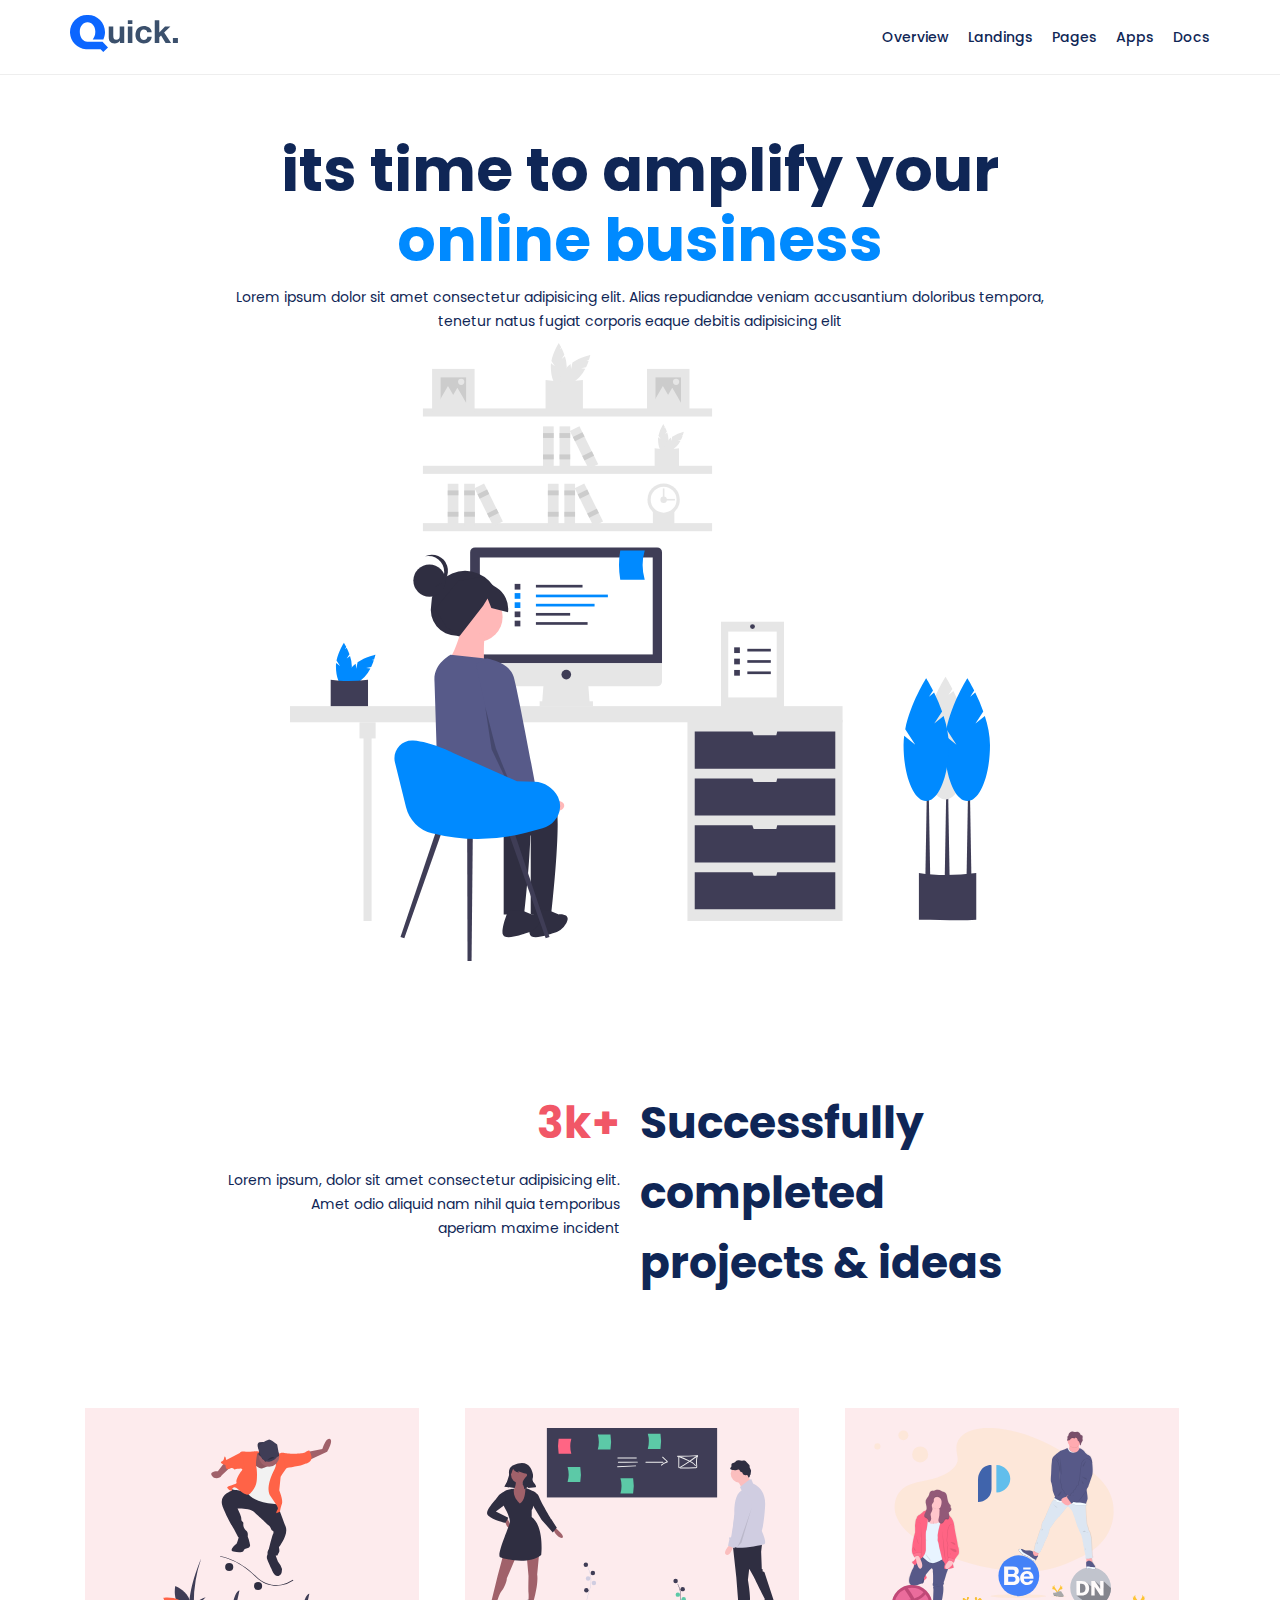
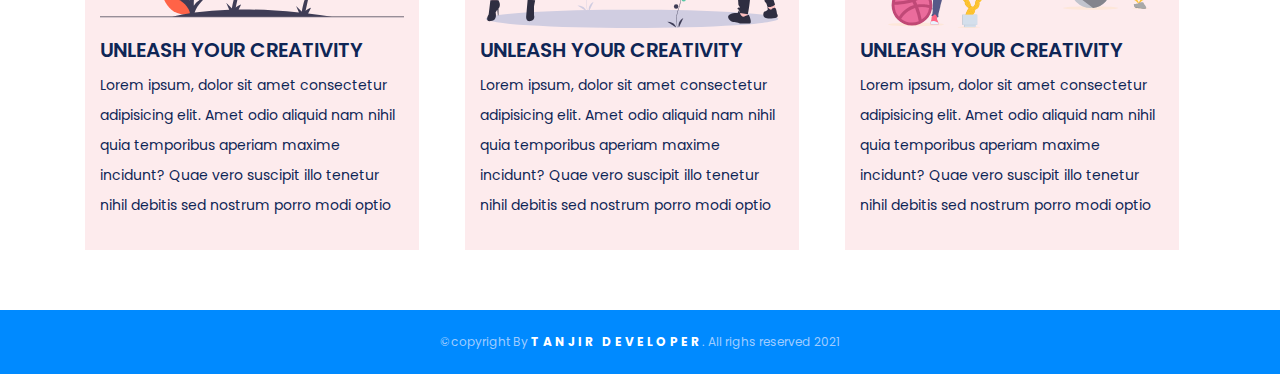
<file: index.html>
<!DOCTYPE html> 
	<html lang="en"> 
<head> 

	<meta charset="UTF-8"> 
	<meta http-equiv="X-UA-Compatible" content="IE=edge"> 
	<meta name="viewport" content="width=device-width, initial-scale=1.0"> 
	
	<!-- style.css linking here -->
	<link rel="stylesheet" href="css/style.css"> 
	<link href="https://fonts.googleapis.com/css2?family=Poppins:wght@100;200;300;400;500;600;700;800;900&display=swap" rel="stylesheet">
	   <title>Quick Landing Page</title> 
</head> 
	
<body>
	<!-- starting Header from here-->
<header class="header">
	<div class="container">
	  <div class="row">
		 <div class="col-6">
			 <a href="index.html">
				<img src="images/dark.svg" alt=""> 
			  </a>
		  
		   </div>


		 <div class="col-6">
			<ul class="menu">
				
            <li><a href="overview.html">overview</a></li>
            <li><a href="landing.html">landings</a></li>
            <li><a href="pages.html">pages</a></li>
            <li><a href="apps.html">apps</a></li>
            <li><a href="docs.html">docs</a></li>

			</ul>

			</div>


		</div>
	</div>
</header>
<!--Header End here-->


<!-- online section  start   from here-->

<section class="online-section">
<div class="container">
	  <div class="row">
	  	<div class="col-12">
          <h1> its time to amplify your <br> <span>online business </span> </h1>
            <p>Lorem ipsum dolor sit amet consectetur adipisicing elit. Alias repudiandae veniam accusantium doloribus tempora,<br> tenetur natus fugiat corporis eaque debitis adipisicing elit</p>

            <img src="images/picture.svg"alt=""width="700px">

</div>
</div>
</div>
</section>
<!-- online section end from here-->


<!-- Success section  start   from here-->
<section class="success-section">
	<div class="container">
		<div class="row">
			<div class="col-6">
			
        <h1 class="title">3k+</h1>

         <p class="desc"> Lorem ipsum, dolor sit amet consectetur adipisicing elit.<br> Amet odio aliquid nam nihil quia temporibus <br>aperiam maxime incident</p>
     </div>
			
			<div class="col-6">
				<h1 class="right-title">Successfully <br>completed <br>projects & ideas</h1>

			</div>
    </div>
	</div>
	</section>
<!-- Success section  end from here-->

<!-- feature section  start from here-->

<section class="feature-section">
	<div class="container">
		<div class="row">
			<div class="col-4">
				<div class="inner-feature">
					<img src="images/image003.svg">
					<h5>unleash your creativity</h5>
					<p>Lorem ipsum, dolor sit amet consectetur adipisicing elit. Amet odio aliquid nam nihil quia temporibus aperiam maxime incidunt? Quae vero suscipit illo tenetur nihil debitis sed nostrum porro modi optio </p>
				</div>
				
			</div>




			<div class="col-4">
				<div class="inner-feature">
					<img src="images/image004.svg">
					<h5>unleash your creativity</h5>
					<p>Lorem ipsum, dolor sit amet consectetur adipisicing elit. Amet odio aliquid nam nihil quia temporibus aperiam maxime incidunt? Quae vero suscipit illo tenetur nihil debitis sed nostrum porro modi optio </p>
				</div>
				
			</div>

     <div class="col-4">
				<div class="inner-feature">
					<img src="images/image005.svg">
					<h5>unleash your creativity</h5>
					<p>Lorem ipsum, dolor sit amet consectetur adipisicing elit. Amet odio aliquid nam nihil quia temporibus aperiam maxime incidunt? Quae vero suscipit illo tenetur nihil debitis sed nostrum porro modi optio </p>
				</div>
				
			  </div>
      </div>
	  </div>

  </section>

<!-- feature-section  start from here-->

<!-- footer-section  start from here-->

<footer class="footer-section">
<div class="container">
		<div class="row">
			<div class="col-12">
				<p>&copy;copyright By <a href="#">Tanjir Developer</a>. All righs reserved 2021</p>

		</div>
    </div>
	</div>
</footer>

<!-- footer-section  End from here-->

<h1></h1>

<header></header>
</body> 

</html>
</file>
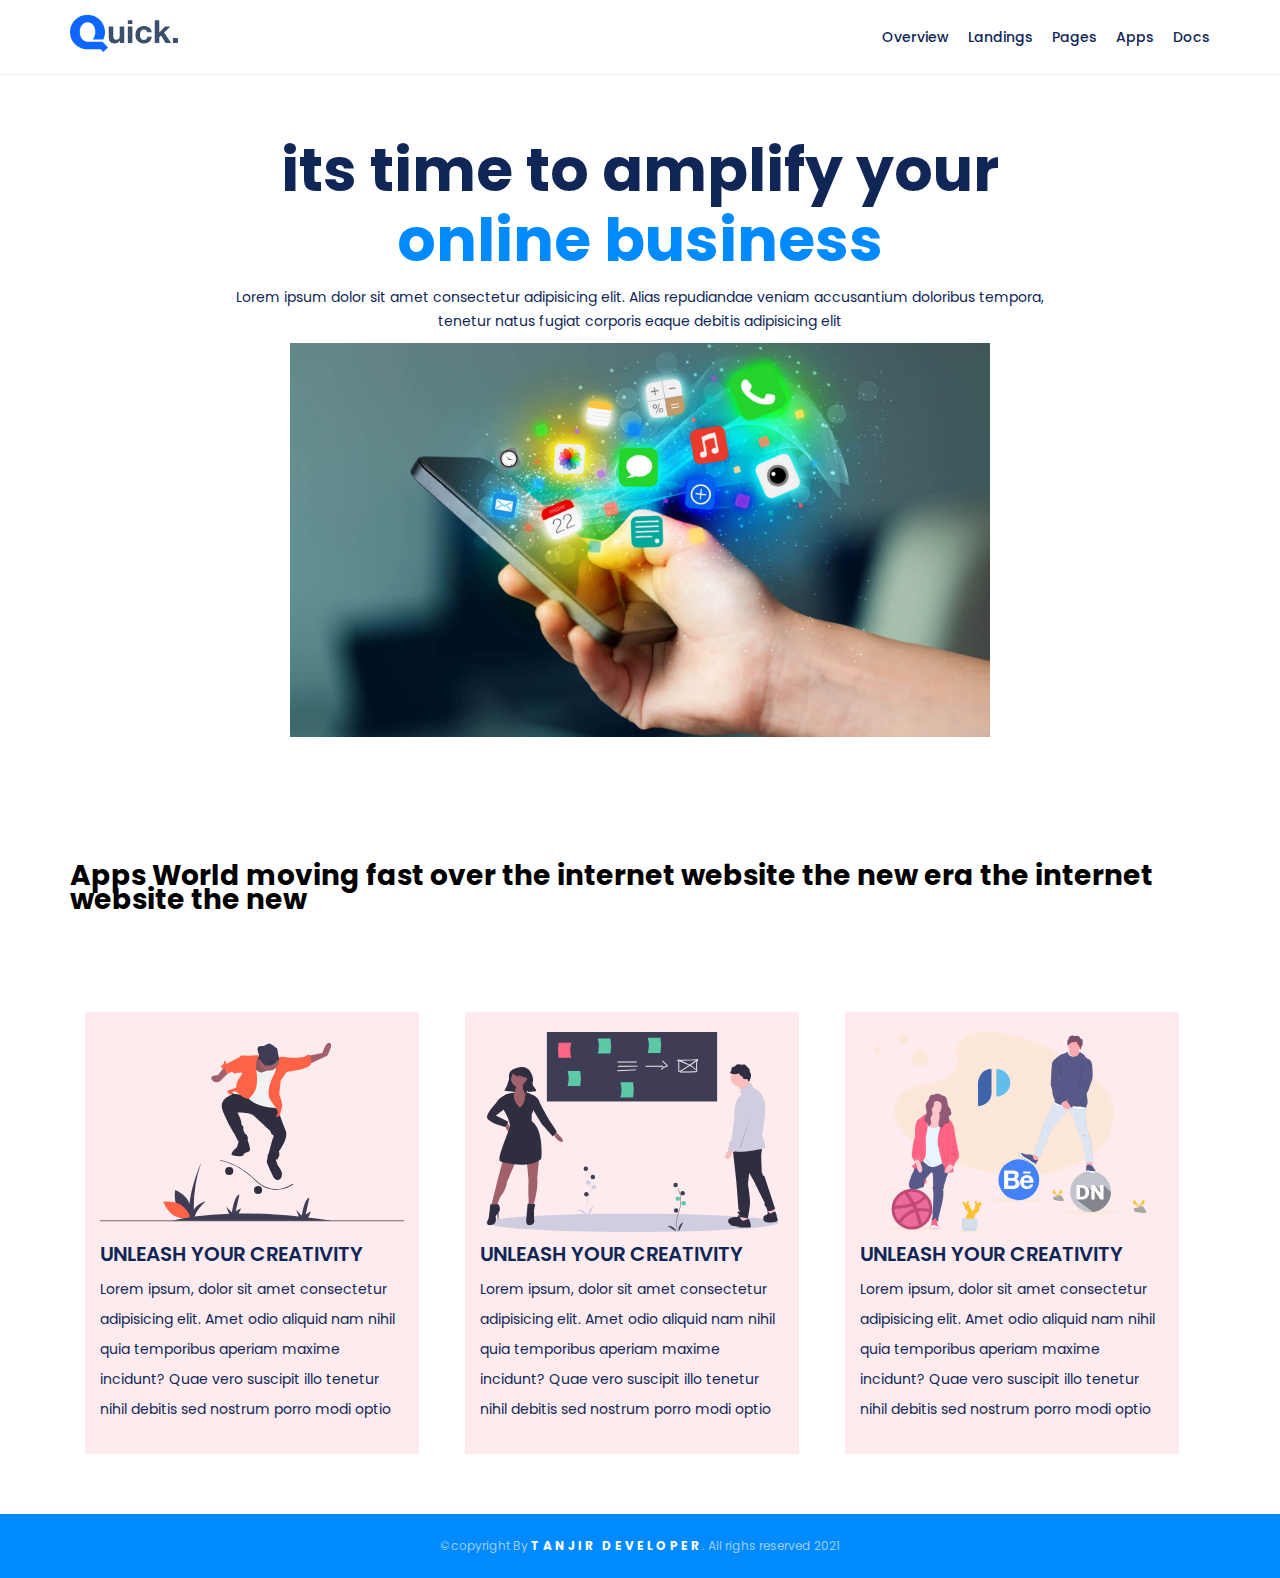
<file: Apps.html>
<!DOCTYPE html> 
	<html lang="en"> 
<head> 

	<meta charset="UTF-8"> 
	<meta http-equiv="X-UA-Compatible" content="IE=edge"> 
	<meta name="viewport" content="width=device-width, initial-scale=1.0"> 
	
	<!-- style.css linking here -->
	<link rel="stylesheet" href="css/style.css"> 
	<link href="https://fonts.googleapis.com/css2?family=Poppins:wght@100;200;300;400;500;600;700;800;900&display=swap" rel="stylesheet">
	   <title>Quick Landing Page</title> 
</head> 
	
<body>
	<!-- starting Header from here-->
<header class="header">
	<div class="container">
	  <div class="row">
		 <div class="col-6">
			 <a href="index.html">
				<img src="images/dark.svg" alt=""> 
			  </a>
		  
		   </div>


		 <div class="col-6">
			<ul class="menu">
				
            <li><a href="overview.html">overview</a></li>
            <li><a href="landing.html">landings</a></li>
            <li><a href="pages.html">pages</a></li>
            <li><a href="apps.html">apps</a></li>
            <li><a href="docs.html">docs</a></li>

			</ul>

			</div>


		</div>
	</div>
</header>
<!--Header End here-->


<!-- online section  start   from here-->

<section class="online-section">
<div class="container">
	  <div class="row">
	  	<div class="col-12">
          <h1> its time to amplify your <br> <span>online business </span> </h1>
            <p>Lorem ipsum dolor sit amet consectetur adipisicing elit. Alias repudiandae veniam accusantium doloribus tempora,<br> tenetur natus fugiat corporis eaque debitis adipisicing elit</p>

            <img src="images/apps.jpg"alt=""width="700px">

</div>
</div>
</div>
</section>
<!-- online section end from here-->


<!-- Success section  start   from here-->
<section class="success-section">
	<div class="container">
		<div class="row">
			<div class="col-12">
			
      <h1 class="center-title">Apps World moving fast over the internet website the new era the internet website the new </h1>
      </div>

			</div>
    </div>
	</div>
	</section>
<!-- Success section  end from here-->

<!-- feature section  start from here-->

<section class="feature-section">
	<div class="container">
		<div class="row">
			<div class="col-4">
				<div class="inner-feature">
					<img src="images/image003.svg">
					<h5>unleash your creativity</h5>
					<p>Lorem ipsum, dolor sit amet consectetur adipisicing elit. Amet odio aliquid nam nihil quia temporibus aperiam maxime incidunt? Quae vero suscipit illo tenetur nihil debitis sed nostrum porro modi optio </p>
				</div>
				
			</div>




			<div class="col-4">
				<div class="inner-feature">
					<img src="images/image004.svg">
					<h5>unleash your creativity</h5>
					<p>Lorem ipsum, dolor sit amet consectetur adipisicing elit. Amet odio aliquid nam nihil quia temporibus aperiam maxime incidunt? Quae vero suscipit illo tenetur nihil debitis sed nostrum porro modi optio </p>
				</div>
				
			</div>

     <div class="col-4">
				<div class="inner-feature">
					<img src="images/image005.svg">
					<h5>unleash your creativity</h5>
					<p>Lorem ipsum, dolor sit amet consectetur adipisicing elit. Amet odio aliquid nam nihil quia temporibus aperiam maxime incidunt? Quae vero suscipit illo tenetur nihil debitis sed nostrum porro modi optio </p>
				</div>
				
			  </div>
      </div>
	  </div>

  </section>

<!-- feature-section  start from here-->

<!-- footer-section  start from here-->

<footer class="footer-section">
<div class="container">
		<div class="row">
			<div class="col-12">
				<p>&copy;copyright By <a href="#">Tanjir Developer</a>. All righs reserved 2021</p>

		</div>
    </div>
	</div>
</footer>

<!-- footer-section  End from here-->

<h1></h1>

<header></header>
</body> 

</html>
</file>
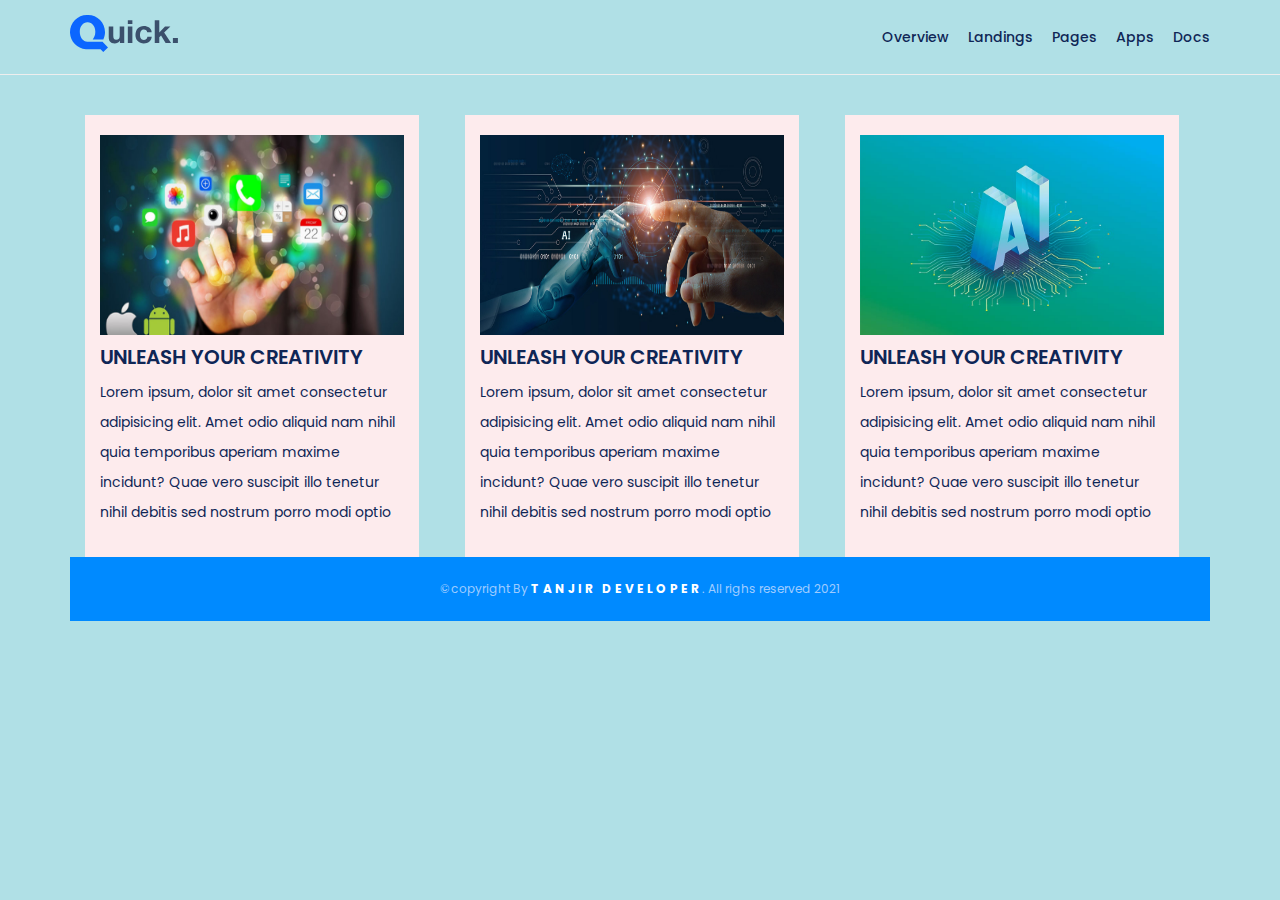
<file: Docs.html>
<!DOCTYPE html> 
	<html lang="en"> 
<head> 

	<meta charset="UTF-8"> 
	<meta http-equiv="X-UA-Compatible" content="IE=edge"> 
	<meta name="viewport" content="width=device-width, initial-scale=1.0"> 
	
	<!-- style.css linking here -->
	<link rel="stylesheet" href="css/style.css"> 
	<link href="https://fonts.googleapis.com/css2?family=Poppins:wght@100;200;300;400;500;600;700;800;900&display=swap" rel="stylesheet">
	   <title>Quick Home</title> 
</head> 
	
<body>
	<!-- starting Header from here-->
<header class="header">
	<div class="container">
	  <div class="row">
		 <div class="col-6">
			 <a href="index.html">
				<img src="images/dark.svg" alt=""> 
			  </a>
		  
		   </div>


		 <div class="col-6">
			<ul class="menu">



				<li><a href="overview.html">overview</a></li>
            <li><a href="landing.html">landings</a></li>
            <li><a href="pages.html">pages</a></li>
            <li><a href="apps.html">apps</a></li>
            <li><a href="docs.html">docs</a></li>

			
			</ul>

			</div>


		</div>
	</div>
</header>
<!--Header End here-->

<!-- feature section  start from here-->

<section class="feature-section">

	<html>
<body style="background-color:powderblue;">

	<h1 class="left-title"> </h1>
         <p></p>



	<div class="container">
		<div class="row">
		<div class="col-12">

	<table style="background-color:black">
			<div class="col-4">
				<div class="inner-feature">
					<img src="images/appsdocs.jpg">
					<h5>unleash your creativity</h5>
					<p>Lorem ipsum, dolor sit amet consectetur adipisicing elit. Amet odio aliquid nam nihil quia temporibus aperiam maxime incidunt? Quae vero suscipit illo tenetur nihil debitis sed nostrum porro modi optio </p>
				<table>
				</div>
				
			</div>
			</div>
			</div>




			<div class="col-4">
				<div class="inner-feature">
					<img src="images/aaii.jpg">
					<h5>unleash your creativity</h5>
					<p>Lorem ipsum, dolor sit amet consectetur adipisicing elit. Amet odio aliquid nam nihil quia temporibus aperiam maxime incidunt? Quae vero suscipit illo tenetur nihil debitis sed nostrum porro modi optio </p>
				</div>
				
			</div>

     <div class="col-4">
				<div class="inner-feature">
					<img src="images/aiai.jpg">
					<h5>unleash your creativity</h5>
					<p>Lorem ipsum, dolor sit amet consectetur adipisicing elit. Amet odio aliquid nam nihil quia temporibus aperiam maxime incidunt? Quae vero suscipit illo tenetur nihil debitis sed nostrum porro modi optio </p>
				</div>
				
			  </div>
      </div>
	  </div>

  </section>
  </body>
</html>

<!-- feature-section  start from here-->

<!-- footer-section  start from here-->

<footer class="footer-section">
<div class="container">
		<div class="row">
			<div class="col-12">
				<p>&copy;copyright By <a href="#">Tanjir Developer</a>. All righs reserved 2021</p>

		</div>
    </div>
	</div>
</footer>

<!-- footer-section  End from here-->

<header></header>
</body> 

</html>
</file>
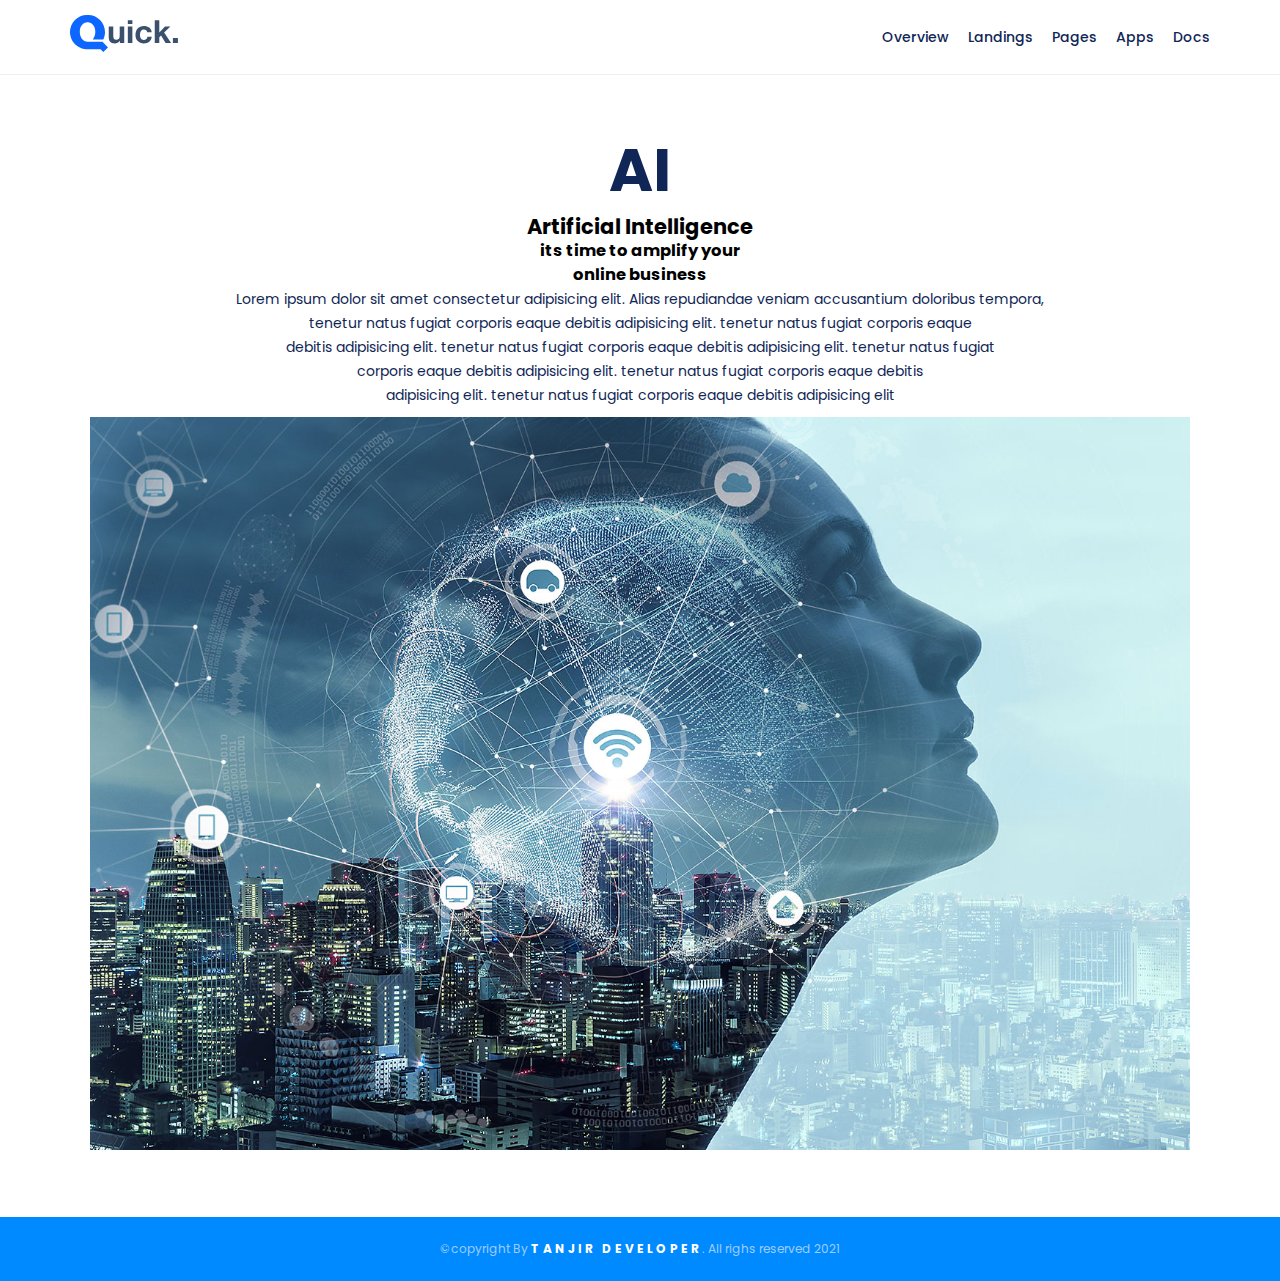
<file: Landing.html>
<!DOCTYPE html> 
	<html lang="en"> 
<head> 

	<meta charset="UTF-8"> 
	<meta http-equiv="X-UA-Compatible" content="IE=edge"> 
	<meta name="viewport" content="width=device-width, initial-scale=1.0"> 
	
	<!-- style.css linking here -->
	<link rel="stylesheet" href="css/style.css"> 
	<link href="https://fonts.googleapis.com/css2?family=Poppins:wght@100;200;300;400;500;600;700;800;900&display=swap" rel="stylesheet">
	   <title>Quick Home</title> 
</head> 
	
<body>
	<!-- starting Header from here-->
<header class="header">
	<div class="container">
	  <div class="row">
		 <div class="col-6">
			 <a href="index.html">
				<img src="images/dark.svg" alt=""> 
			  </a>
		  
		   </div>


		 <div class="col-6">
			<ul class="menu">
				
				    <li><a href="overview.html">overview</a></li>
            <li><a href="landing.html">landings</a></li>
            <li><a href="pages.html">pages</a></li>
            <li><a href="apps.html">apps</a></li>
            <li><a href="docs.html">docs</a></li>

			</ul>

			</div>


		</div>
	</div>
</header>
<!--Header End here-->


<!-- online section  start   from here-->

<section class="online-section">
<div class="container">
	
	  <div class="row">
	  	<div class="col-12">
<center>
        <h1>AI</h1>
	  		<h2> Artificial Intelligence </h2>
	  		
          <h3> its time to amplify your <br> <span>online business </span> </h3>
            <p>Lorem ipsum dolor sit amet consectetur adipisicing elit. Alias repudiandae veniam accusantium doloribus tempora,<br> tenetur natus fugiat corporis eaque debitis adipisicing elit. tenetur natus fugiat corporis eaque <br>debitis adipisicing elit. tenetur natus fugiat corporis eaque debitis adipisicing elit. tenetur natus fugiat<br> corporis eaque debitis adipisicing elit. tenetur natus fugiat corporis eaque debitis <br>adipisicing elit. tenetur natus fugiat corporis eaque debitis adipisicing elit</p>
          
            <img src="images/ai.jpg"alt=""width="1100px">
</center>
</div>
</div>
</div>
</div>
</section>

<!-- online section end from here-->

<!-- footer-section  start from here-->

<footer class="footer-section">
<div class="container">
		<div class="row">
			<div class="col-12">
				<p>&copy;copyright By <a href="#">Tanjir Developer</a>. All righs reserved 2021</p>

		</div>
    </div>
	</div>
</footer>

<!-- footer-section  End from here-->

<h1></h1>

<header></header>
</body> 

</html>
</file>
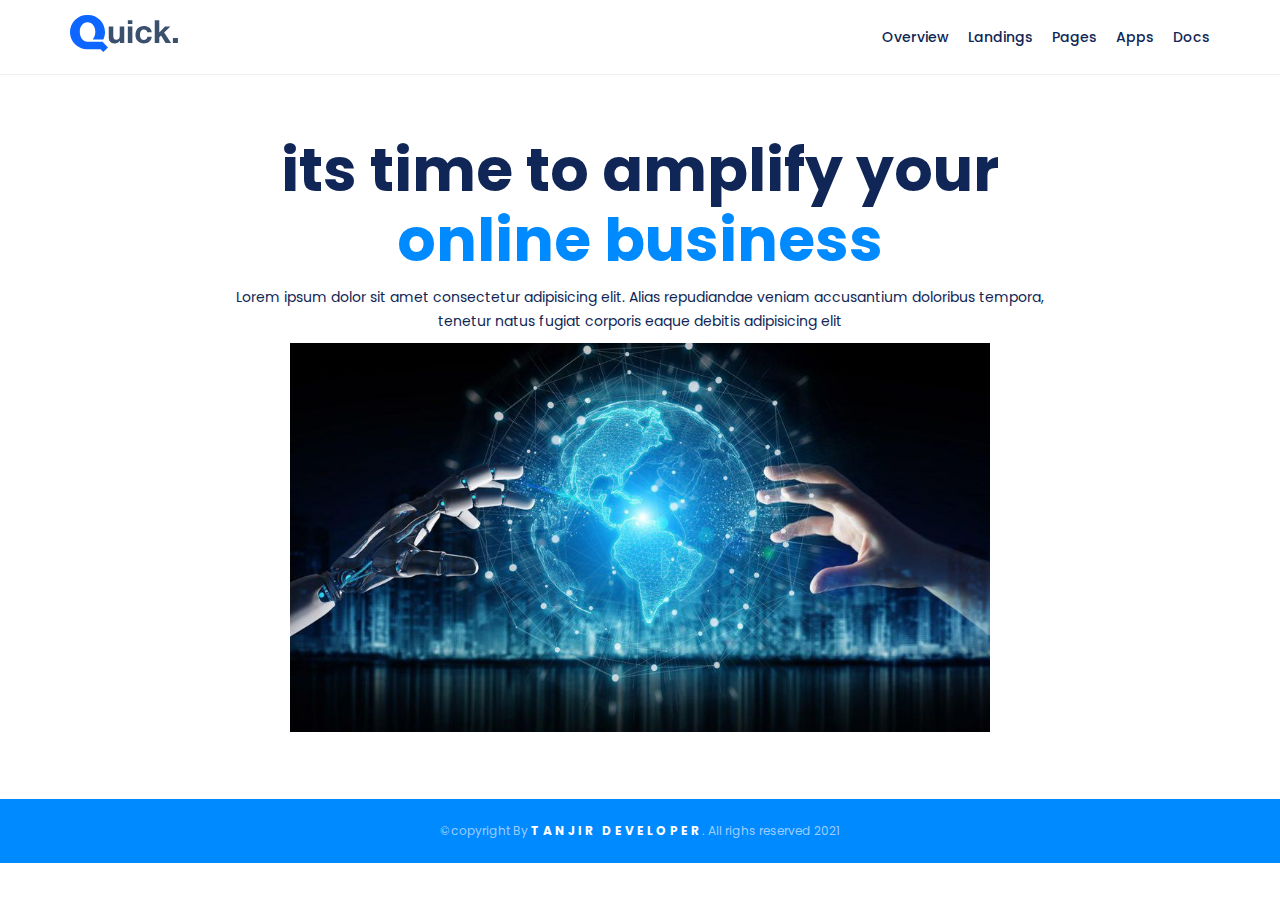
<file: Overview.html>
<!DOCTYPE html> 
	<html lang="en"> 
<head> 

	<meta charset="UTF-8"> 
	<meta http-equiv="X-UA-Compatible" content="IE=edge"> 
	<meta name="viewport" content="width=device-width, initial-scale=1.0"> 
	
	<!-- style.css linking here -->
	<link rel="stylesheet" href="css/style.css"> 
	<link href="https://fonts.googleapis.com/css2?family=Poppins:wght@100;200;300;400;500;600;700;800;900&display=swap" rel="stylesheet">
	   <title>Quick Home</title> 
</head> 
	
<body>
	<!-- starting Header from here-->
<header class="header">
	<div class="container">
	  <div class="row">
		 <div class="col-6">
			 <a href="index.html">
				<img src="images/dark.svg" alt=""> 
			  </a>
		  
		   </div>


		 <div class="col-6">
			 <ul class="menu">
				   <li><a href="overview.html">overview</a></li>
            <li><a href="landing.html">landings</a></li>
            <li><a href="pages.html">pages</a></li>
            <li><a href="apps.html">apps</a></li>
            <li><a href="docs.html">docs</a></li>

			  </ul>

			</div>


		</div>
	</div>
</header>
<!--Header End here-->


<!-- online section  start   from here-->

<section class="online-section">
<div class="container">
	  <div class="row">
	  	<div class="col-12">
          <h1> its time to amplify your <br> <span>online business </span> </h1>
            <p>Lorem ipsum dolor sit amet consectetur adipisicing elit. Alias repudiandae veniam accusantium doloribus tempora,<br> tenetur natus fugiat corporis eaque debitis adipisicing elit</p>

            <img src="images/aiii.jpg"alt=""width="700px">

      </div>
     </div>
  </div>
</section>
<!-- online section end from here-->

<!-- footer-section  start from here-->

<footer class="footer-section">
<div class="container">
		<div class="row">
			<div class="col-12">
				<p>&copy;copyright By <a href="#">Tanjir Developer</a>. All righs reserved 2021</p>

		</div>
    </div>
	</div>
</footer>

<!-- footer-section  End from here-->

<h1></h1>

<header></header>
</body> 

</html>
</file>
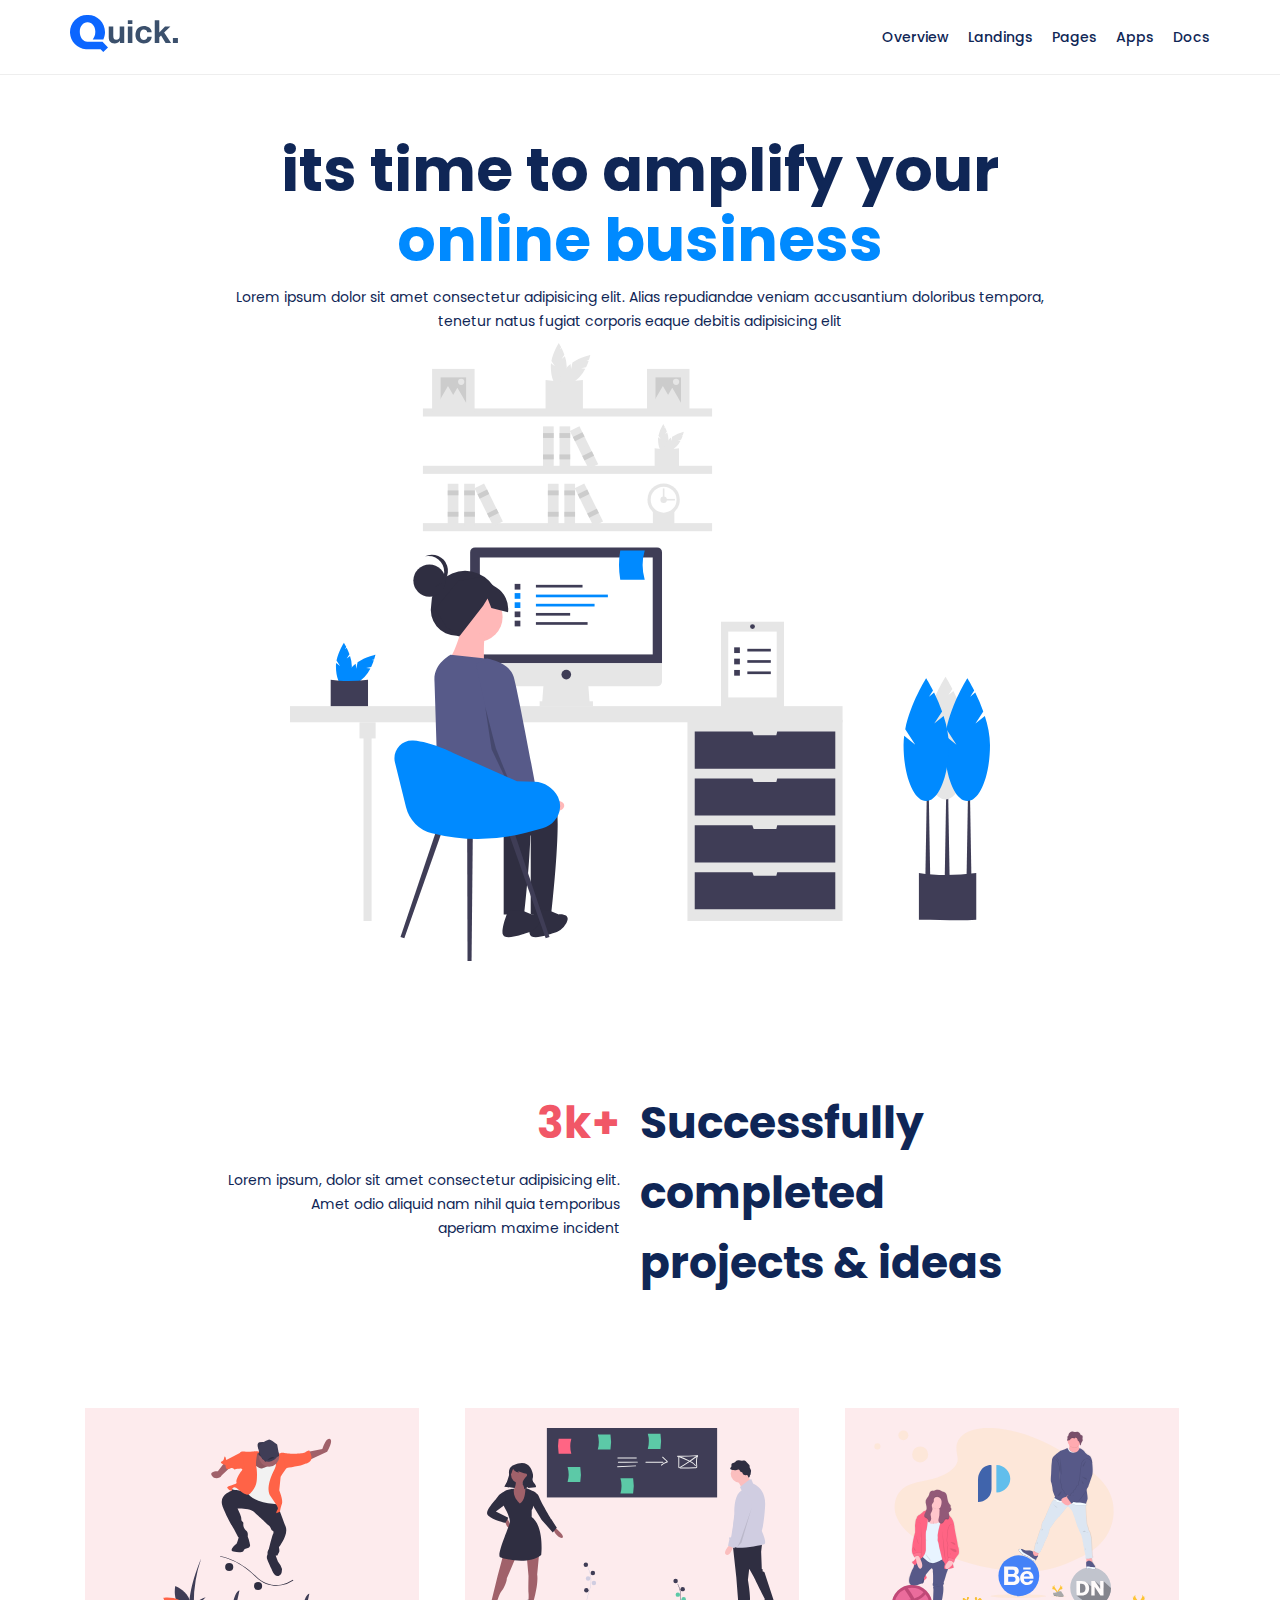
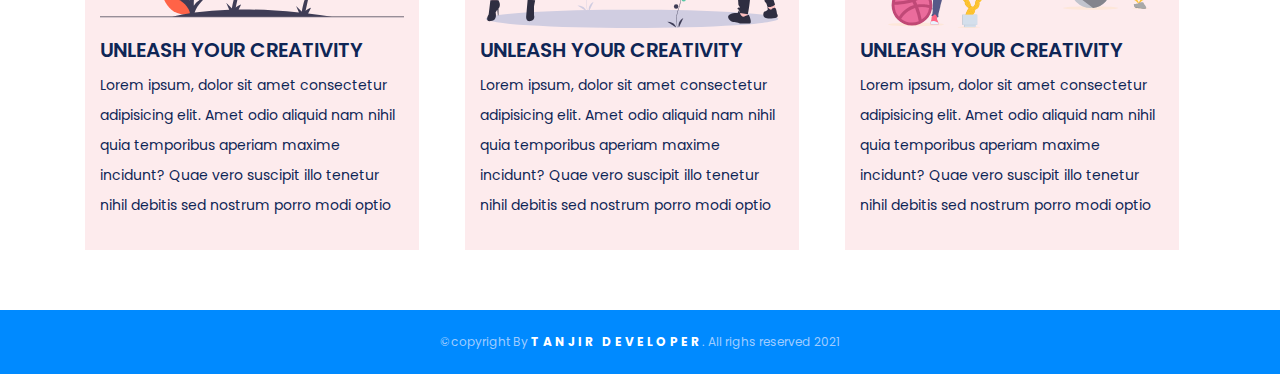
<file: Pages.html>
<!DOCTYPE html> 
	<html lang="en"> 
<head> 

	<meta charset="UTF-8"> 
	<meta http-equiv="X-UA-Compatible" content="IE=edge"> 
	<meta name="viewport" content="width=device-width, initial-scale=1.0"> 
	
	<!-- style.css linking here -->
	<link rel="stylesheet" href="css/style.css"> 
	<link href="https://fonts.googleapis.com/css2?family=Poppins:wght@100;200;300;400;500;600;700;800;900&display=swap" rel="stylesheet">
	   <title>Quick Home</title> 
</head> 
	
<body>
	<!-- starting Header from here-->
<header class="header">
	<div class="container">
	  <div class="row">
		 <div class="col-6">
			 <a href="index.html">
				<img src="images/dark.svg" alt=""> 
			  </a>
		  
		   </div>


		 <div class="col-6">
			<ul class="menu">
				<li><a href="overview.html">overview</a></li>
            <li><a href="landing.html">landings</a></li>
            <li><a href="pages.html">pages</a></li>
            <li><a href="apps.html">apps</a></li>
            <li><a href="docs.html">docs</a></li>

			</ul>

			</div>


		</div>
	</div>
</header>
<!--Header End here-->


<!-- online section  start   from here-->

<section class="online-section">
<div class="container">
	  <div class="row">
	  	<div class="col-12">
          <h1> its time to amplify your <br> <span>online business </span> </h1>
            <p>Lorem ipsum dolor sit amet consectetur adipisicing elit. Alias repudiandae veniam accusantium doloribus tempora,<br> tenetur natus fugiat corporis eaque debitis adipisicing elit</p>

            <img src="images/picture.svg"alt=""width="700px">

</div>
</div>
</div>
</section>
<!-- online section end from here-->


<!-- Success section  start   from here-->
<section class="success-section">
	<div class="container">
		<div class="row">
			<div class="col-6">
			
        <h1 class="title">3k+</h1>

         <p class="desc"> Lorem ipsum, dolor sit amet consectetur adipisicing elit.<br> Amet odio aliquid nam nihil quia temporibus <br>aperiam maxime incident</p>
     </div>
			
			<div class="col-6">
				<h1 class="right-title">Successfully <br>completed <br>projects & ideas</h1>

			</div>
    </div>
	</div>
	</section>
<!-- Success section  end from here-->

<!-- feature section  start from here-->

<section class="feature-section">
	<div class="container">
		<div class="row">
			<div class="col-4">
				<div class="inner-feature">
					<img src="images/image003.svg">
					<h5>unleash your creativity</h5>
					<p>Lorem ipsum, dolor sit amet consectetur adipisicing elit. Amet odio aliquid nam nihil quia temporibus aperiam maxime incidunt? Quae vero suscipit illo tenetur nihil debitis sed nostrum porro modi optio </p>
				</div>
				
			</div>




			<div class="col-4">
				<div class="inner-feature">
					<img src="images/image004.svg">
					<h5>unleash your creativity</h5>
					<p>Lorem ipsum, dolor sit amet consectetur adipisicing elit. Amet odio aliquid nam nihil quia temporibus aperiam maxime incidunt? Quae vero suscipit illo tenetur nihil debitis sed nostrum porro modi optio </p>
				</div>
				
			</div>

     <div class="col-4">
				<div class="inner-feature">
					<img src="images/image005.svg">
					<h5>unleash your creativity</h5>
					<p>Lorem ipsum, dolor sit amet consectetur adipisicing elit. Amet odio aliquid nam nihil quia temporibus aperiam maxime incidunt? Quae vero suscipit illo tenetur nihil debitis sed nostrum porro modi optio </p>
				</div>
				
			  </div>
      </div>
	  </div>

  </section>

<!-- feature-section  start from here-->

<!-- footer-section  start from here-->

<footer class="footer-section">
<div class="container">
		<div class="row">
			<div class="col-12">
				<p>&copy;copyright By <a href="#">Tanjir Developer</a>. All righs reserved 2021</p>

		</div>
    </div>
	</div>
</footer>

<!-- footer-section  End from here-->

<h1></h1>

<header></header>
</body> 

</html>
</file>
<file: css/style.css>
*{padding: 0px;
margin: 0px;
}
body{
	font-family: 'Poppins', sans-serif;
	font-size: 14px;
	line-height: 24px;
}
h1, h2, h3, h4, h5, h6{
	font-family: 'Poppins', sans-serif;
}

a, a:hover{
	text-decoration: none;
}
/*global css start*/
.container{
	width: 1140px;
	margin: 0px auto;
}
.row{
width:100% ;
float: left;
}
.col-4{
	width: 33.33%;
	float: left;
}
.col-6{
	width: 50%;
	float: left;
}
.col-12{
  width: 100%;
  float: left;
}
/*global css end*/

.header{
	width: 100%;
	float: left;
	padding: 15px 0px;
	border-bottom: 1px solid #eee;
	}  
	
.menu{width: 100%;
		float: 100%;
		text-align: right;
	}
	.menu li{
		cursor: pointer; 
		list-style: none;
		display: inline-block; 
		margin-top: 10px;
	} 
	.menu li a{
		font-size: 14px;
		font-weight: 500;
		text-transform: capitalize;
		margin: 0px 0px 0px 15px;
		color: #0F2656;
		transition: 1s;
     }
     .menu li a:hover{
     	color: #008AFF;

     }
     .online-section{
     	width: 100%;
     	float: left;
     	text-align: center;
     	padding: 60px 0px;
     }
     .online-section h1{
     	font-size: 60px;
     	line-height: 70px;
     	font-weight: 700;
     	color: #0F2656;
     	margin-bottom: 10px;
     }
     .online-section h1 span{
     	color: #008AFF;
     }
     .online-section p{
     	font-size: 14px;
     	line-height: 24px;
     	font-weight: 400;
     	color: #0F2656;
     	margin-bottom: 10px;
     }
.success-section{
	width: 100%;
     float: left;
     padding: 60px 0px;
}
.success-section .title{
	  font-size: 44px;
	  text-align: right;
     	line-height: 70px;
     	font-weight: 700;
     	color: #F15767;
     	margin-bottom: 10px;
       padding-right: 20px;
}
.success-section .desc{
	   font-size: 14px;
	   text-align: right;
     	line-height: 24px;
     	font-weight: 400;
     	color: #0F2656;
     	margin-bottom: 10px;
     	padding-right: 20px;
}
.success-section .right-title{
	font-size: 44px;
	  text-align: left;
     	line-height: 70px;
     	font-weight: 700;
     	color: #0F2656;
     	margin-bottom: 10px;
       padding-right: 20px;
}
.feature-section{
width: 100%;
float: left;
padding: 40px 0px 60px;
}
.inner-feature{
	width: 80%;
	margin: 0px 15px;
float: left;
padding: 20px 15px;
background: #FDEBED ;
}
.inner-feature img{
	width: 100%;
	height: 200px;
	bottom: 10px;
}
.inner-feature h5{
font-size: 20px;
	  text-align: left;
     	line-height: 30px;
     	font-weight: 600;
     	color: #0F2656;
     	margin-bottom: 10px;
     	margin-bottom: 5px;
     	text-transform: uppercase;
}

.inner-feature p{
	font-size: 14px;
	  text-align: left;
     	line-height: 30px;
     	font-weight: 400;
     	color: #0F2656;
     	margin-bottom: 10px;
}
.footer-section{
width: 100%;
float: left;
padding: 20px 0px;
background: #008AFF;
text-align: center;

}
.footer-section{
	font-size: 12px;
	font-weight: 400;
	color: #9FCCFF;
}
.footer-section p a{
	text-transform: uppercase;
	color: #fff;
	font-weight: 700;
	letter-spacing: 3px;

}
</file>
